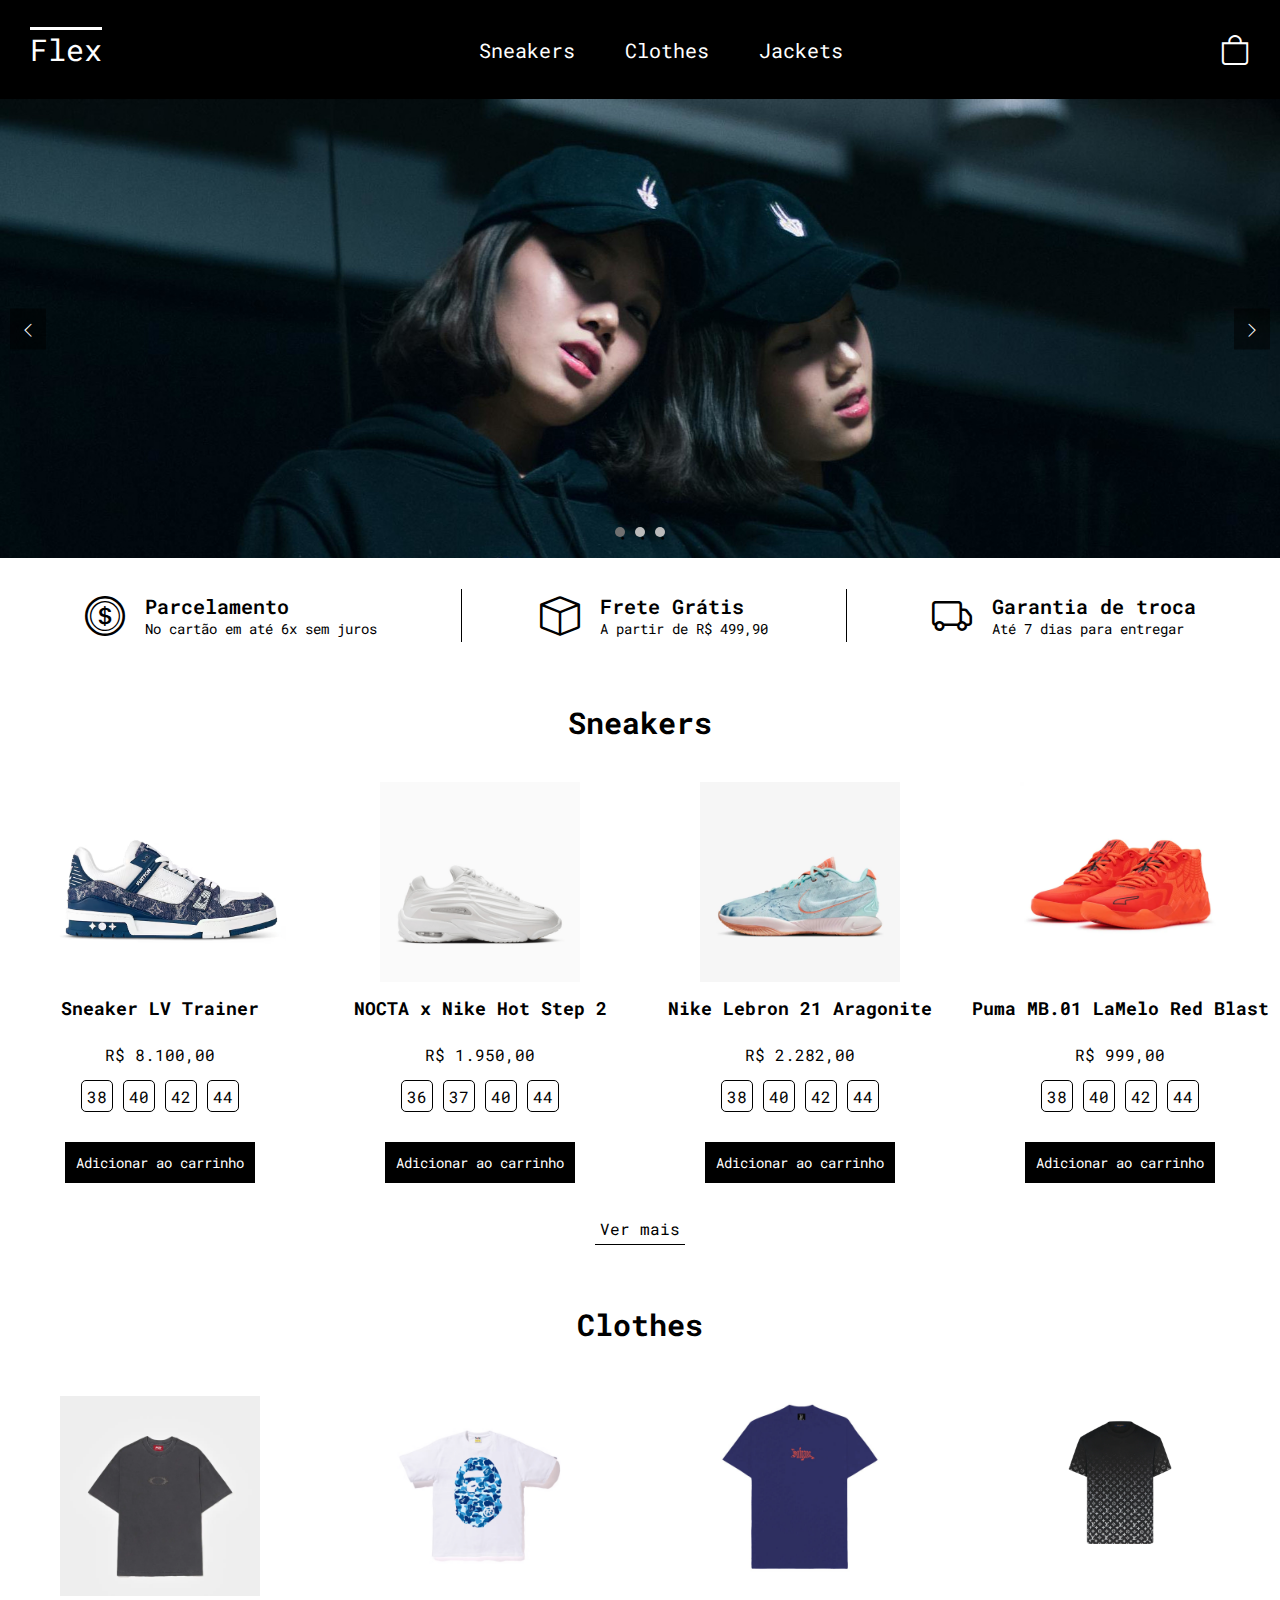
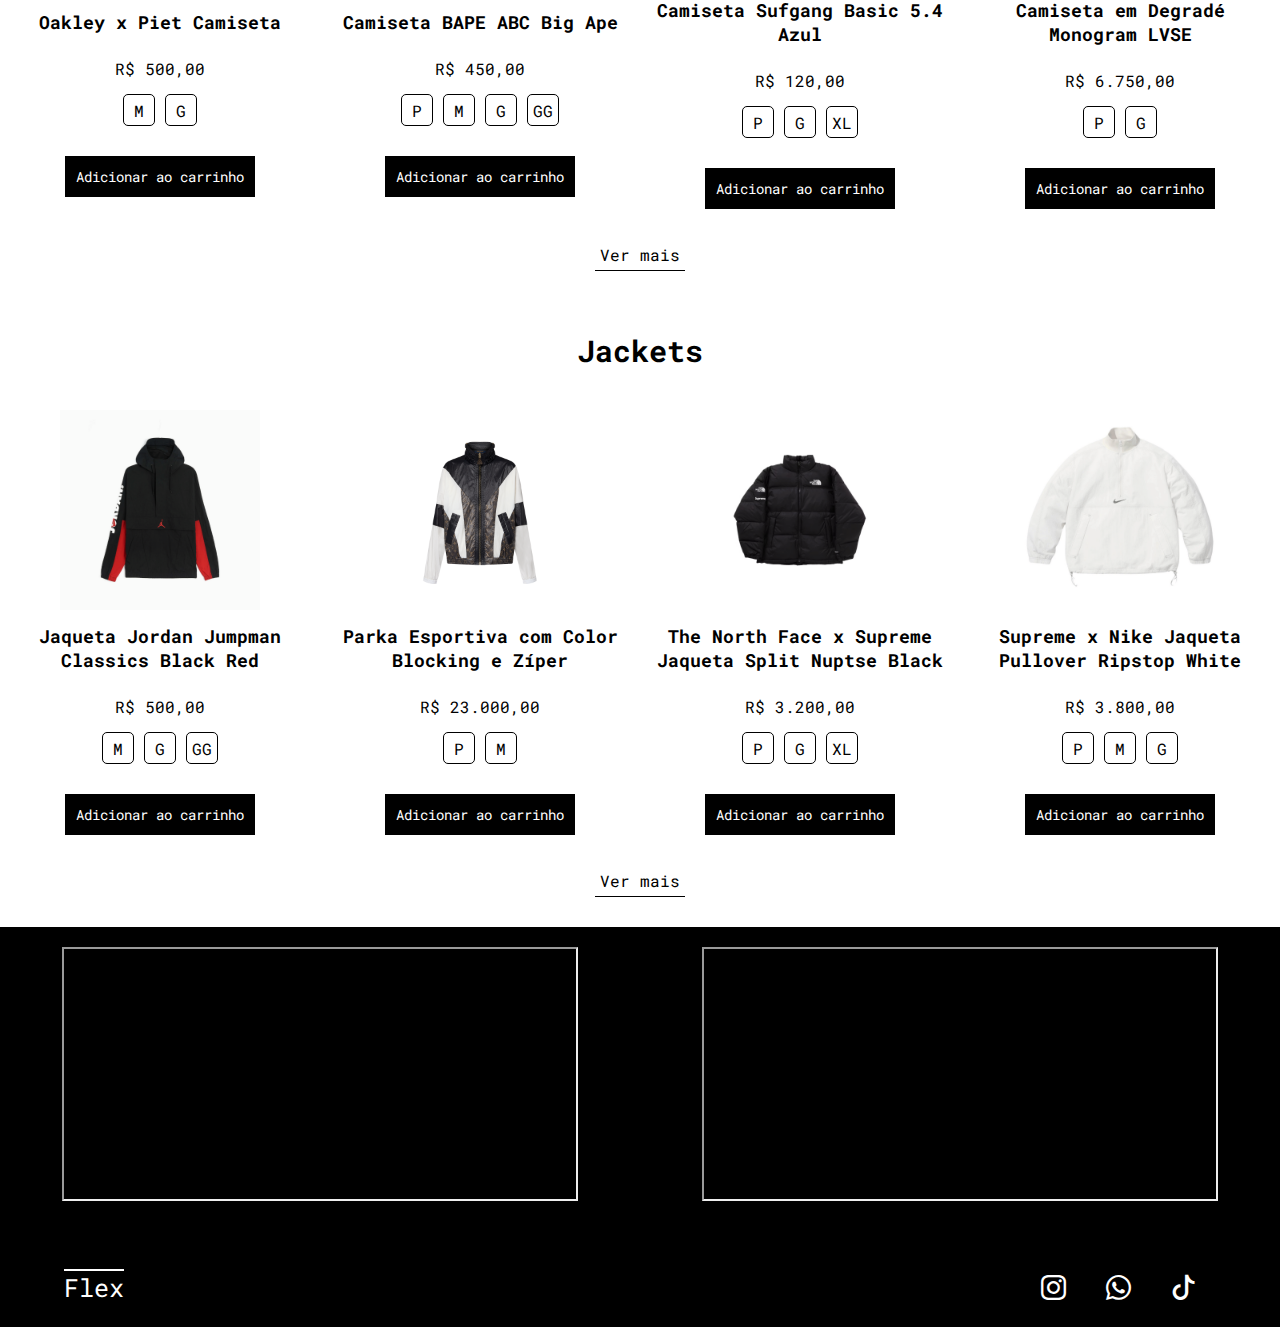
<file: index.html>
<!DOCTYPE html>
<html lang="en">
<head>
    <meta charset="UTF-8">
    <link rel="stylesheet" href="https://cdn.jsdelivr.net/npm/bootstrap-icons@1.11.3/font/bootstrap-icons.min.css">
    <meta name="viewport" content="width=device-width, initial-scale=1.0">
    <link rel="stylesheet" href="style.css">
    <link rel="preconnect" href="https://fonts.googleapis.com">
    <link rel="preconnect" href="https://fonts.gstatic.com" crossorigin>
    <link href="https://fonts.googleapis.com/css2?family=Roboto+Mono:ital@0;1&display=swap" rel="stylesheet">
    <title>Flex StreetStore</title>
    <link rel="icon" type="image/x-icon" href="img/favicon.ico">
</head>
<body>
    <div id="mainContainer"></div>
    <script src="script.js"></script>
</body>
</html>
</file>
<file: style.css>
*{
    padding: 0;
    margin: 0;
    font-family: "Roboto Mono", monospace;
}

html{
    scroll-behavior: smooth;
}

body::-webkit-scrollbar{
    width: 10px;
    background-color: #000;
    scroll-behavior: smooth;
}

body::-webkit-scrollbar-thumb{
    background-color: #FFF;
    border-radius: 20px;
    scroll-behavior: smooth;
}

#mainContainer{
    width: 100%;
    height: 100%;
    overflow-x: hidden;
}

.nav{
    display: flex;
    align-items: center;
    justify-content: space-between;
    background-color: #000;    
}

.titleNav{
    font-size: 30px;
    padding: 30px;
    color: #FFF;
    text-decoration-line: overline;
    cursor: pointer;
}

.divAncor{
    display: flex;
    align-items: center;
    width: 30%;
    justify-content: space-between;
    font-size: 20px;
}

.aNav{
    cursor: pointer;
    color: #FFF;
    text-decoration: none;
    padding: 0px 10px;
}

.aNav:hover{
    color: #FFF;
    text-decoration-line: underline;
}

.iNav{
    font-size: 30px;
    padding: 30px;
    color: #FFF;
    cursor: pointer;
}

/*slideshow styles*/
.carousel{
    position: relative;
    width: 100%;
    overflow: hidden;
}

.carousel-images img {
    width: 100%;
    display: none;
}

.carousel-images img.active {
    display: block;
}

.prev, .next {
    position: absolute;
    top: 50%;
    transform: translateY(-50%);
    background-color: rgba(0, 0, 0, 0.5);
    color: white;
    border: none;
    padding: 10px;
    cursor: pointer;
}

.prev{
    left: 10px;
}

.next{
    right: 10px;
}

.dots{
    text-align: center;
    position: absolute;
    bottom: 10px;
    width: 100%;
}

.iDots{
    display: inline-block;
    width: 10px;
    height: 10px;
    margin: 0 5px;
    background-color: #bbb;
    border-radius: 50%;
    cursor: pointer;
}

.iDots.active{
    background-color: #717171;
}

.divInfos{
    width: 100%;
    height: 115px;
    display: flex;
    align-items: center;
    justify-content: space-evenly;
}

.divInfo{
    display: flex;
    align-items: center;
    justify-content: center;
}

#divFrete{
    border-left: 1px solid black;
    border-right: 1px solid black;
    width: 30%;
}

.iconInfo{
    font-size: 40px;
}

.divP{
    padding-left: 20px;
}

.pInfoFirst{
    font-size: 20px;
    font-weight: 600;
}

.pInfoSecond{
    font-size: 14px;
}

.divProducts{
    width: 100%;
    display: flex;
    flex-direction: column;
    align-items: center;
    justify-content: center;
}

.divTypeProd{
    display: flex;
    flex-direction: column;
    align-items: center;
    justify-content: center;
    width: 90%;
    margin: 30px 0px;
}

.titleProds{
    font-size: 30px;
    font-weight: 700;
    margin-bottom: 30px;
}

.divProdsCate{
    display: flex;
    align-items: center;
    width: 100%;
    justify-content: center;
}

.divProd{
    display: flex;
    flex-direction: column;
    align-items: center;
    padding: 10px;
    width: 30%;
}

.imgProd{
    width: 300px;
    height: 200px;
    object-fit: contain;
}

.pTitleProd{
    font-size: 18px;
    font-weight: 700;
    padding: 14px 0px;
    text-align: center;
}

.pPriceProd{
    font-size: 16px;
    padding: 10px 0px 5px 0px;
}

.pParceProd{
    font-size: 14px;
}

.divTams{
    display: flex;
    align-items: center;
    margin: 10px 0px;
}

.divTam{
    border: 1px solid black;
    margin: 0px 5px;
    border-radius: 5px;
    width: 30px;
    height: 30px;
    display: flex;
    align-items: center;
    justify-content: center;
    cursor: pointer;
}

.activeTam{
    background-color: #000;
    color: #FFF;
}

.divAddProd{
    border: 1px solid black;
    background-color: #000;
    color: #FFF;
    padding: 10px;
    font-size: 14px;
    margin: 20px 0px;
    cursor: pointer;
}

.divAddProd:hover{
    background-color: #727272;
}

.pVerMais{
    border-bottom: 1px solid #000;
    font-size: 16px;
    padding: 5px;
}

.pVerMais:hover{
    color: #FFF;
    background-color: #000;
}

.footer{
    width: 100%;
    height: 400px;
    background-color: #000;
    position: relative;
    bottom: 0;
    display: flex;
    flex-direction: column;
    align-items: center;
}

.map{
    width: 40%;
    height: 250px;
    margin: 20px;
}

.divMap{
    display: flex;
    align-items: center;
    justify-content: space-around;
    width: 100%;
}

.video{
    width: 40%;
    height: 250px;
    margin: 20px;
}

.divBottomFooter{
    color: #FFF;
    display: flex;
    width: 90%;
    align-items: center;
    justify-content: space-between;
    margin-top: 50px;
    font-size: 25px;
}

.pFlexFooter{
    text-decoration-line: overline;
}

.iSocial{
    padding: 20px;
    cursor: pointer;
}

/*Cart Styles*/
.divCart{
    width: 30%;
    position: fixed;
    top: 0;
    right: 0;
    height: 100%;
    background-color: #FFF;
    transition: all 1s linear;
}

.divCart header{
    padding: 20px;
    display: flex;
    align-items: center;
    justify-content: flex-end;
}

.pCart{
    font-size: 20px;
}

.iconX{
    font-size: 50px;
}

.divProdCart{
    display: flex;
    margin-bottom: 10px;
    box-shadow: rgba(60, 64, 67, 0.3) 0px 1px 2px 0px, rgba(60, 64, 67, 0.15) 0px 2px 6px 2px;
    justify-content: space-around;
    height: 200px;
    width: 100%;
    align-items: center;
}

.imgCart{
    width: 200px;
    object-fit: contain;
}

.divInfosCart{
    display: flex;
    flex-direction: column;
    justify-content: space-evenly;
    height: 100%;
    width: 50%;
}

.pTamCart{
    font-size: 14px;
}

.divPriceAdd{
    display: flex;
    align-items: center;
    justify-content: space-between;
}

.divAddCart{
    display: flex;
    padding: 10px;
    border-radius: 10px;
    background-color: #f9f9f9;
    align-items: center;
    box-shadow: rgba(0, 0, 0, 0.35) 0px 5px 15px;
}

.iconAddCart{
    font-size: 14px;
    cursor: pointer;
}

.numberAddCart{
    font-size: 16px;
    margin: 0px 10px;
}

.footerCart{
    position: absolute;
    bottom: 10px;
    display: flex;
    align-items: center;
    justify-content: center;
    width: 100%;
}

.btnFinishCart{
    font-size: 16px;
    border: none;
    background-color: #000;
    color: #FFF;
    padding: 10px;
    cursor: pointer;
    border-radius: 5px;
}

.btnFinishCart:hover{
    background-color: #727272;
}

.divProduct{
    width: 100%;
    height: 500px;
    display: flex;
    align-items: center;
    justify-content: center;
}

table{
    border: 1px solid black;
    width: 28%;
    display: flex;
    flex-direction: column;
}

tr{
    border-bottom: 1px solid black;
}

th{
    padding: 20px;
}

td{
    padding: 25px;
}

.aInsta{
    color: #FFF;
}

.divBtns{
    display: flex;
    width: 100%;
    align-items: center;
    justify-content: center;
    padding: 20px 0px;
}

.btnColor{
    margin: 0px 10px;
    padding: 20px;
    border-radius: 10px;
    cursor: pointer;
}

.divPerso{
    width: 100%;
    display: flex;
    align-items: center;
    justify-content: center;
    margin: 30px 0px;
    flex-direction: column;
}

.btnPerso{
    padding: 20px;
    margin: 0px 10px;
    border-radius: 10px;
    cursor: pointer;
}

.divColorPick{
    margin: 30px 0px;
    display: flex;
    flex-direction: column;
    align-items: center;
    justify-content: center;
}

.divShowResult{
    border: 1px solid black;
    width: 300px;
    height: 150px;
    display: flex;
    align-items: center;
    justify-content: center;
    margin: 30px 0px;
}

.divSliders{
    margin: 20px 0px;
    display: flex;
    align-items: center;
    justify-content: center;
}

.divPick{
    display: flex;
    flex-direction: column;
    align-items: center;
    justify-content: center;
    padding: 0px 20px;
}

.btnApply{
    width: 100px;
    height: 50px;
    border-radius: 10px;
}

.divGaleria{
    display: flex;
    align-items: center;
    justify-content: center;
    margin: 30px 0px;
}

.arrow{
    font-size: 24px;
    background: none;
    border: none;
    cursor: pointer;
}

.imagesGaleria{
    display: flex;
    align-items: center;
    overflow: hidden;
    width: 600px;
}

.image-container{
    text-align: center;
    transition: transform 0.5s ease;
}

.image-container img {
    width: 100px;
    height: 100px;
    object-fit: cover;
}

.image-container.center img {
    width: 150px;
    height: 150px;
}

.image-container .description {
    margin-top: 5px;
    font-size: 14px;
}
</file>
